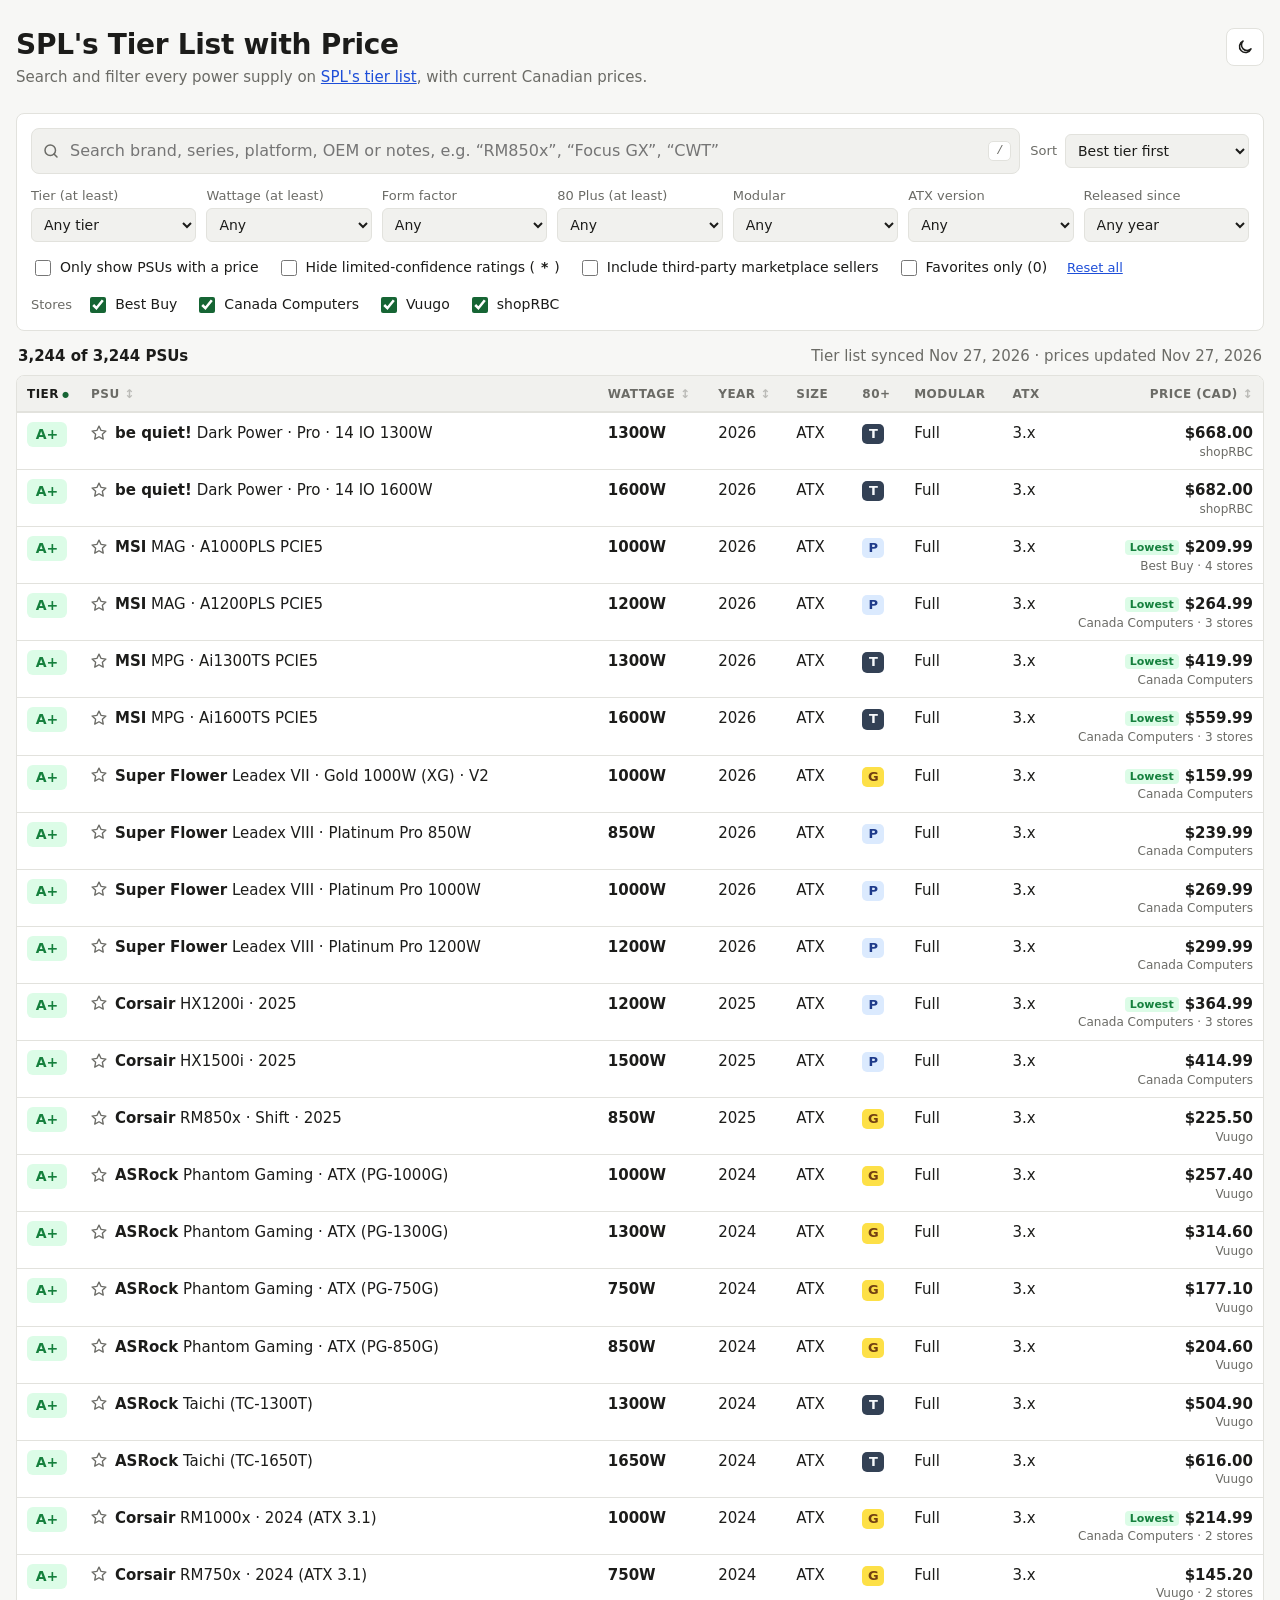
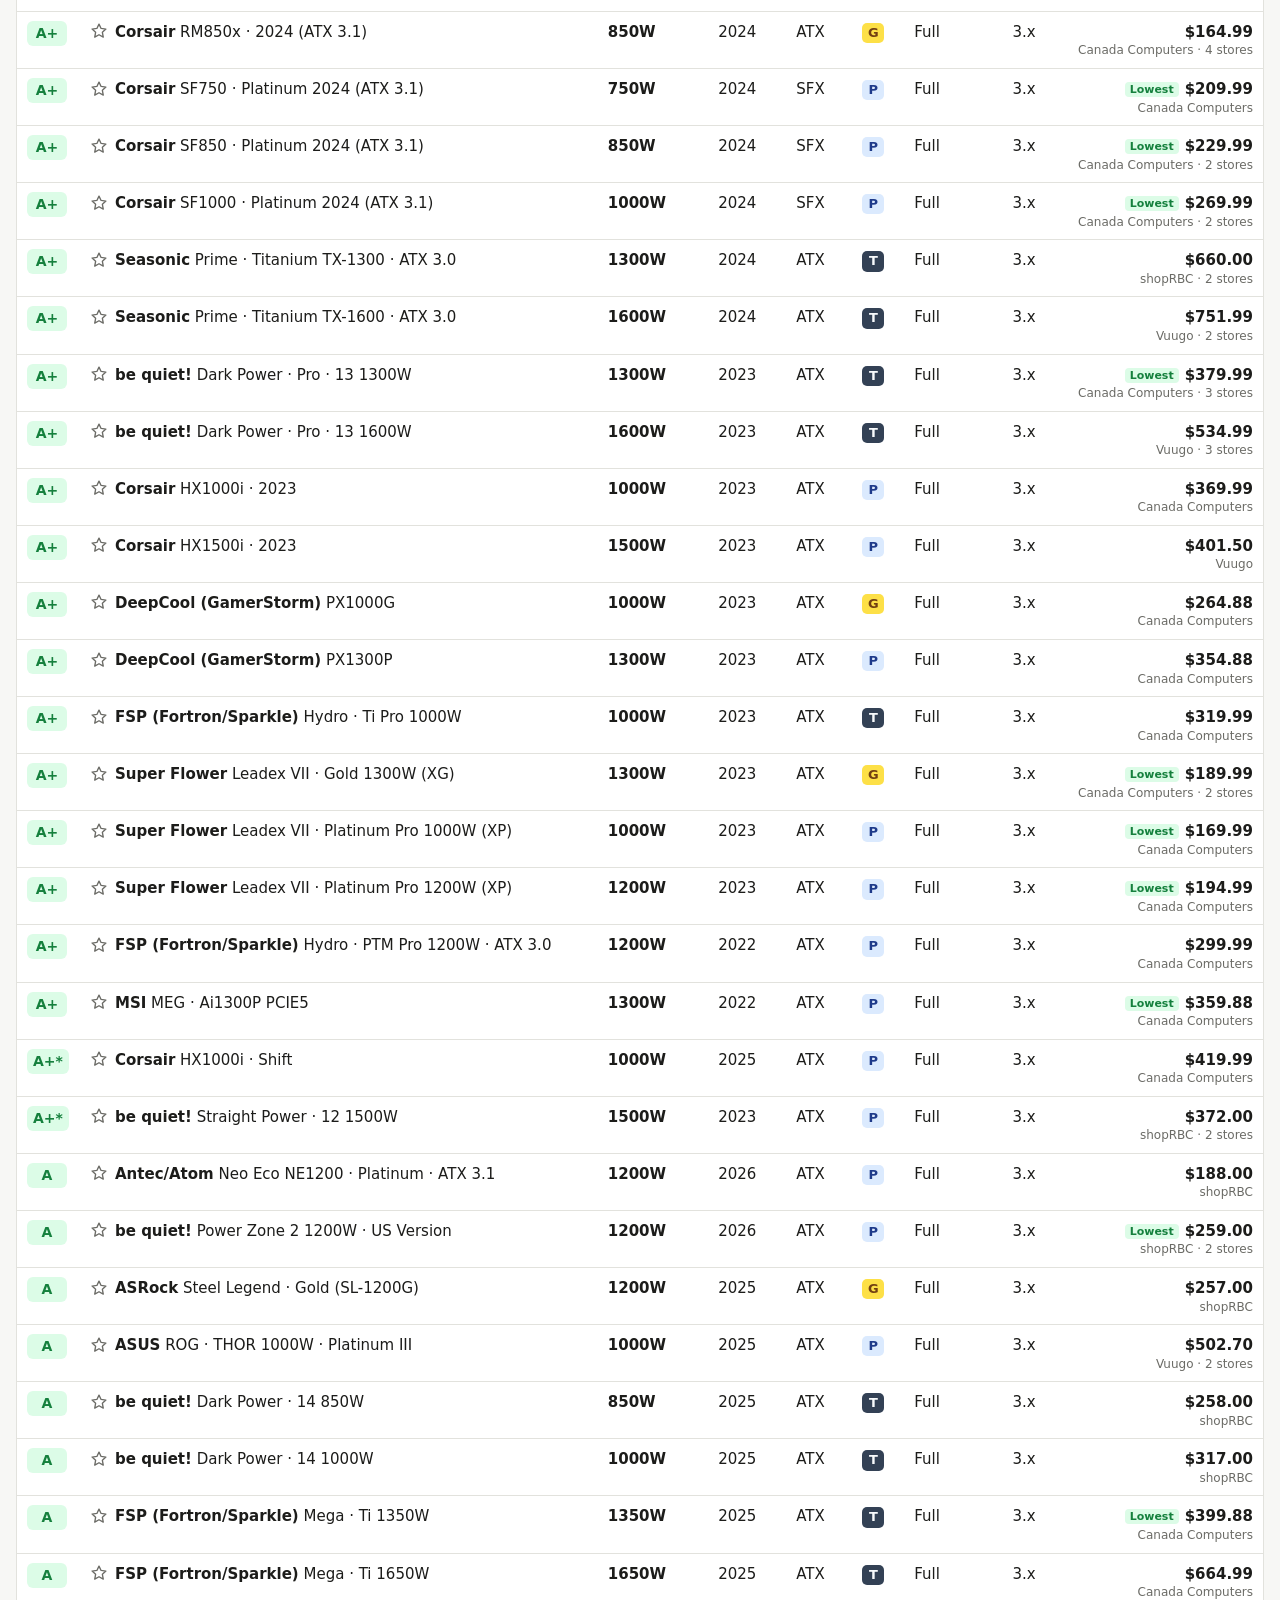
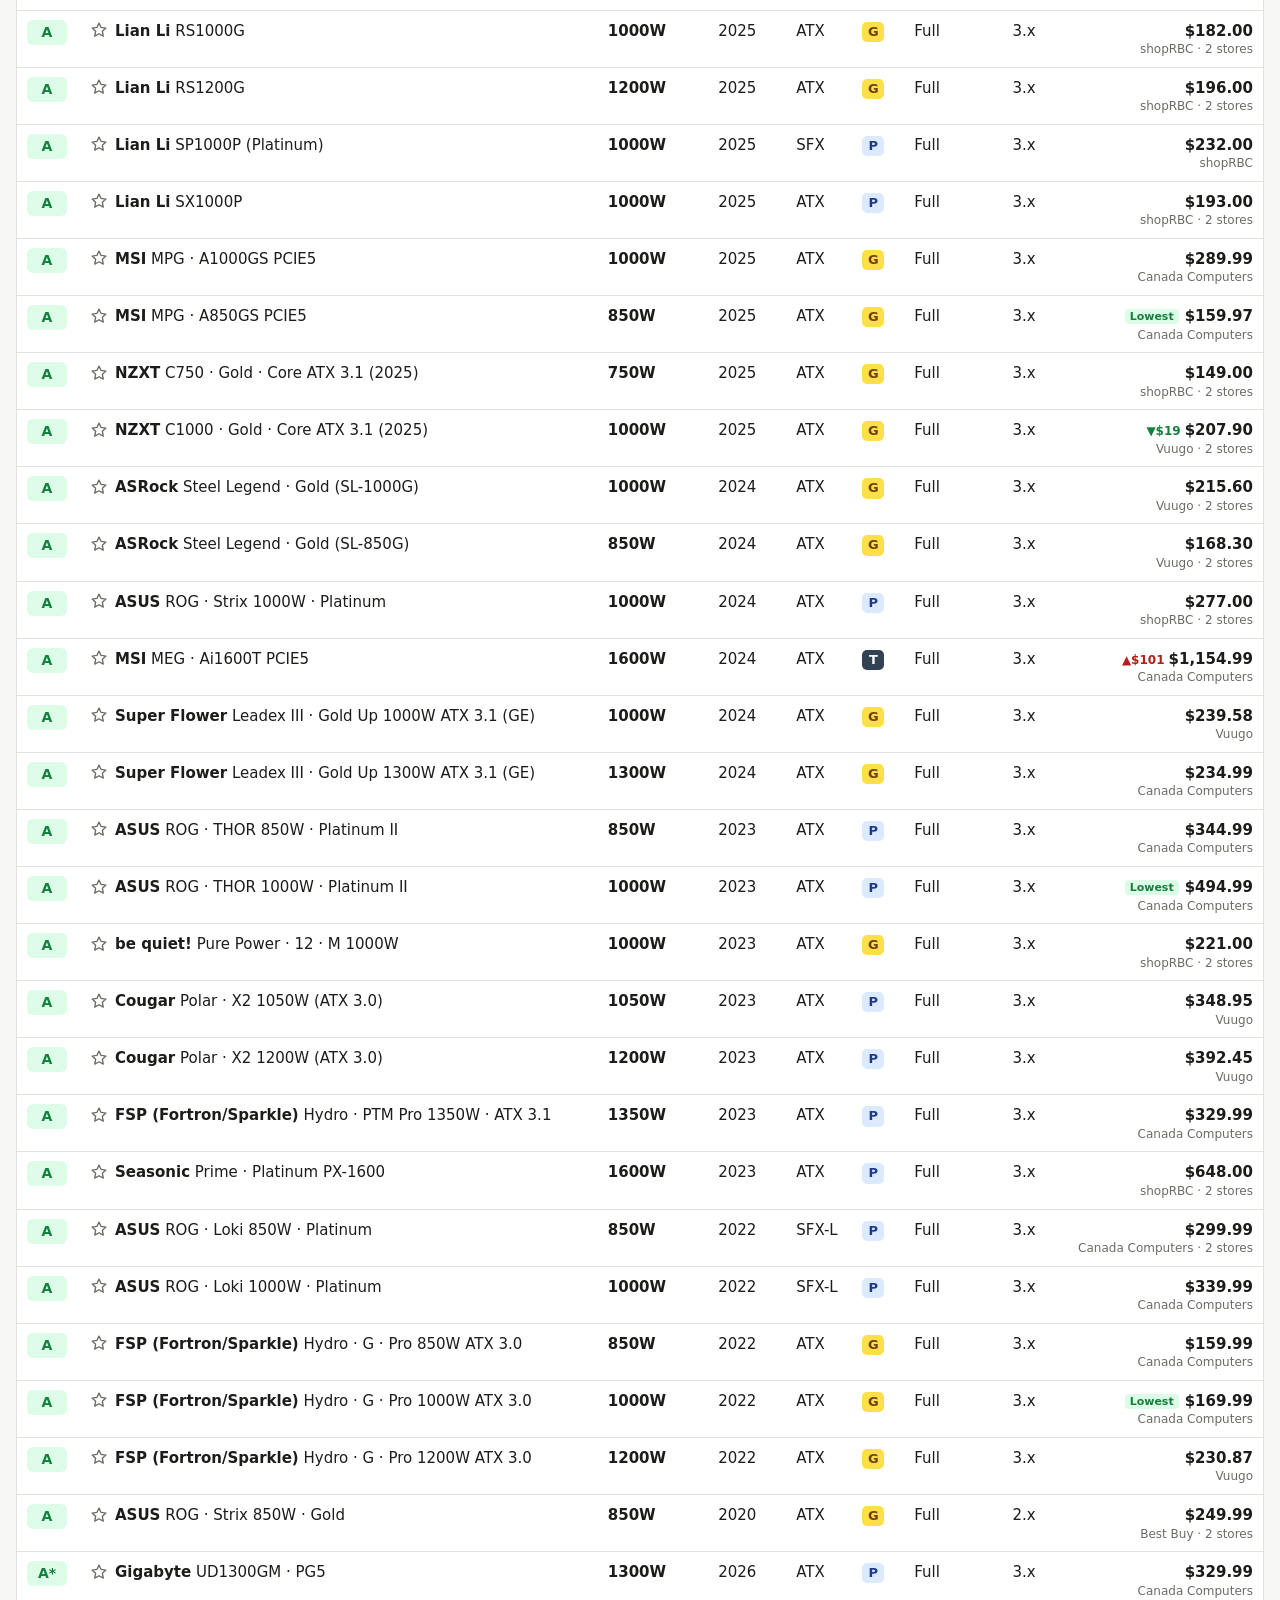
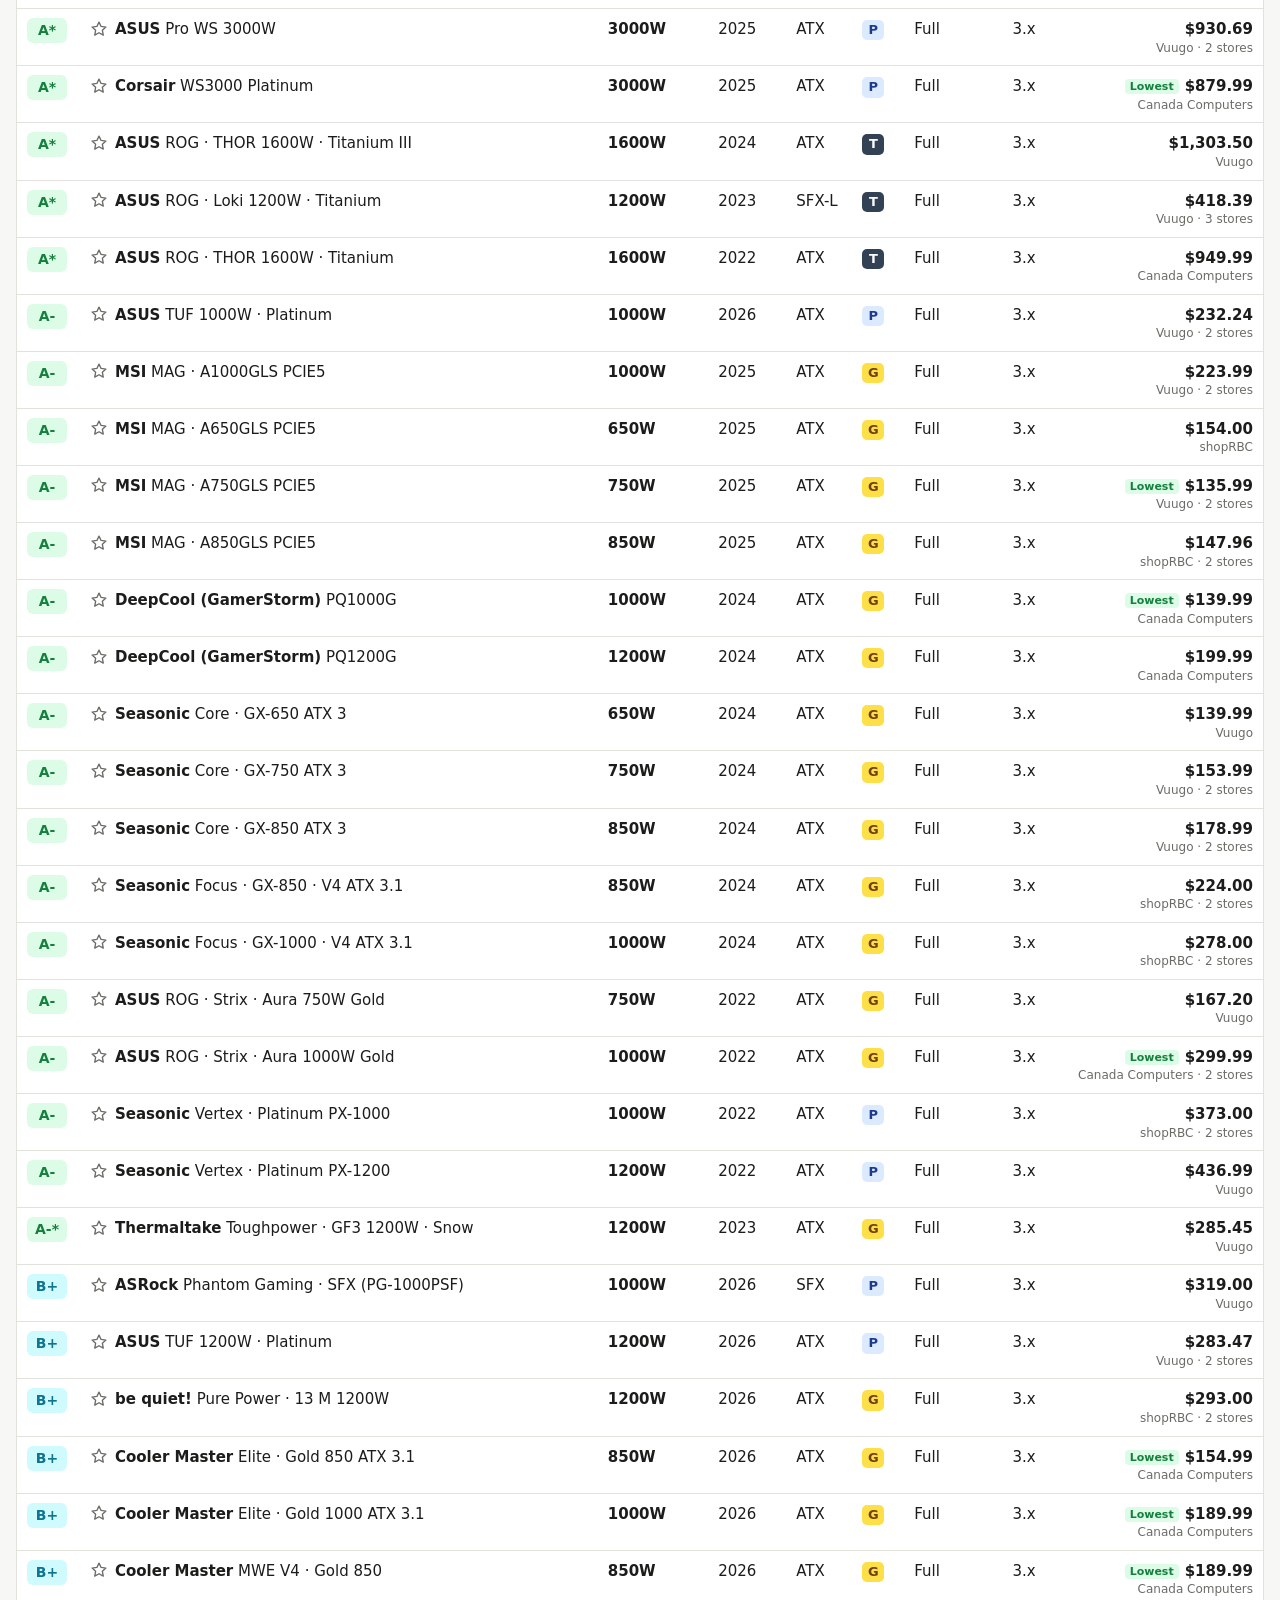
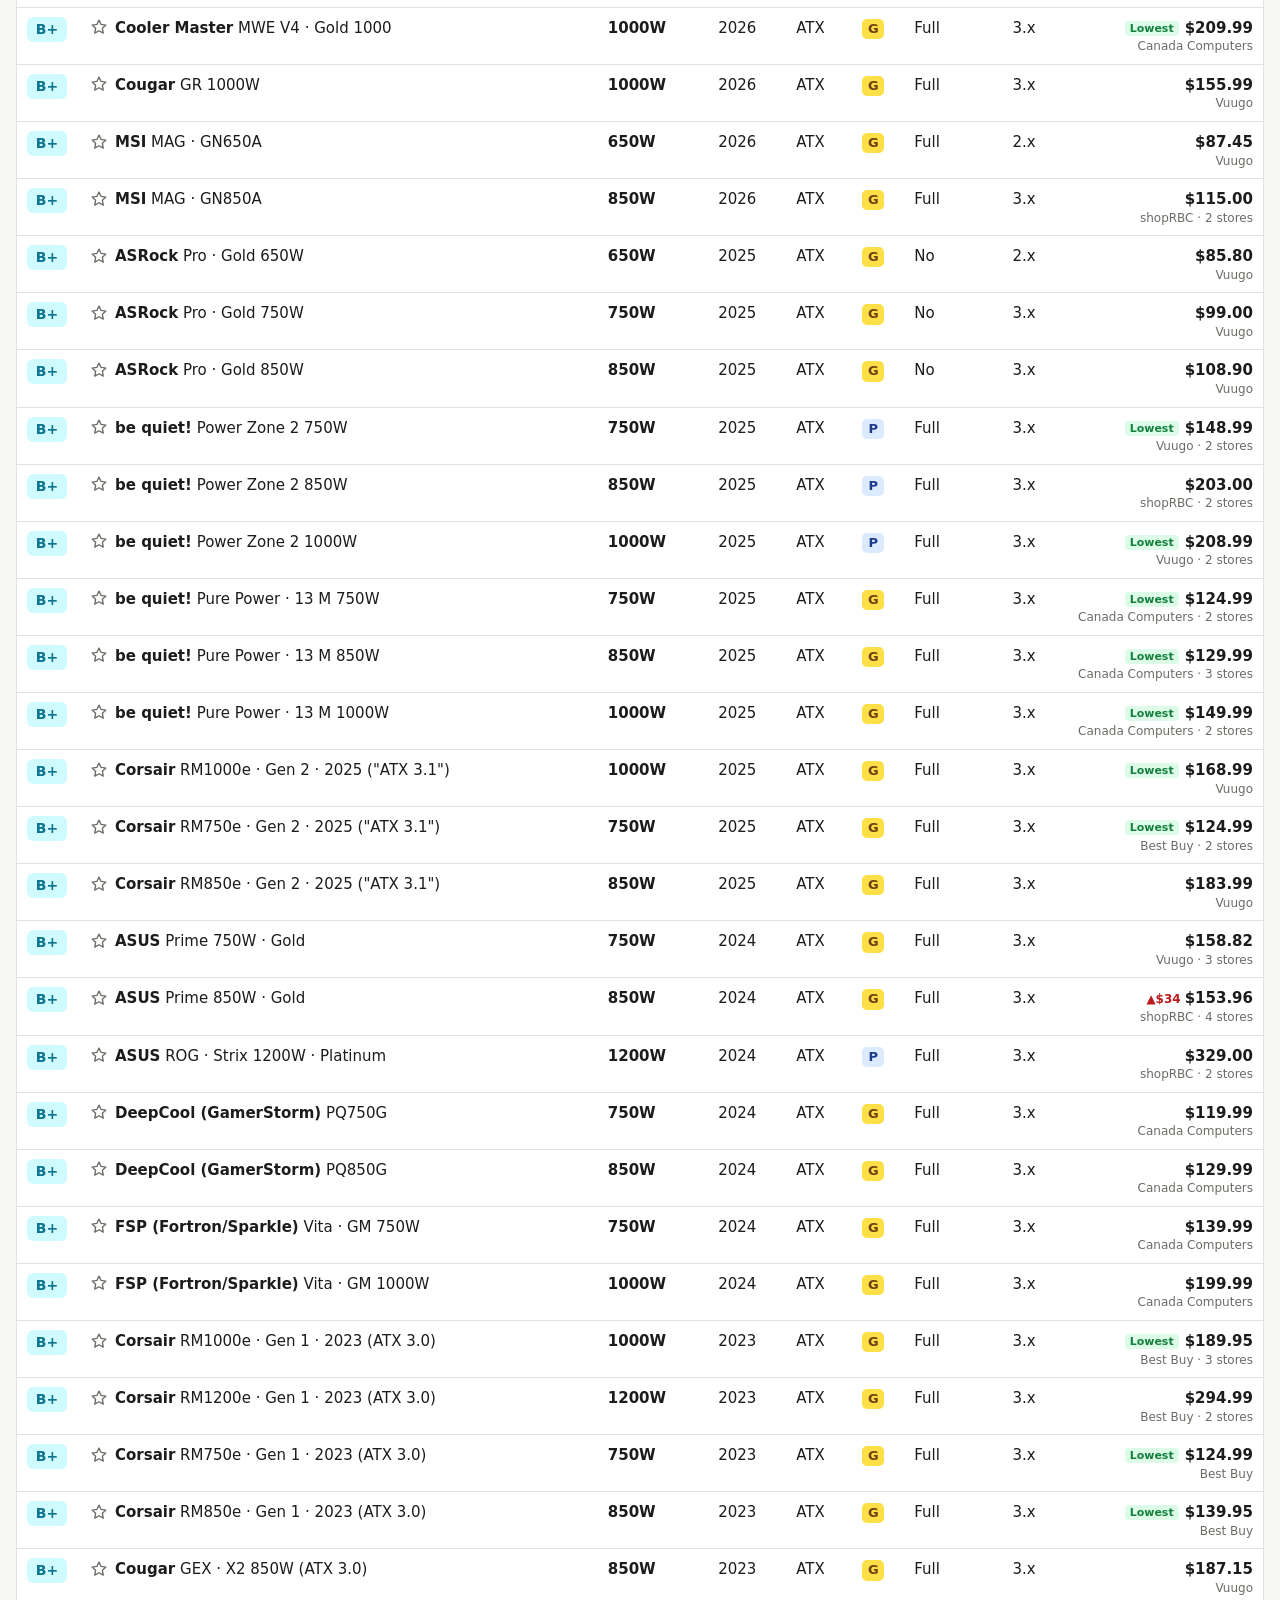
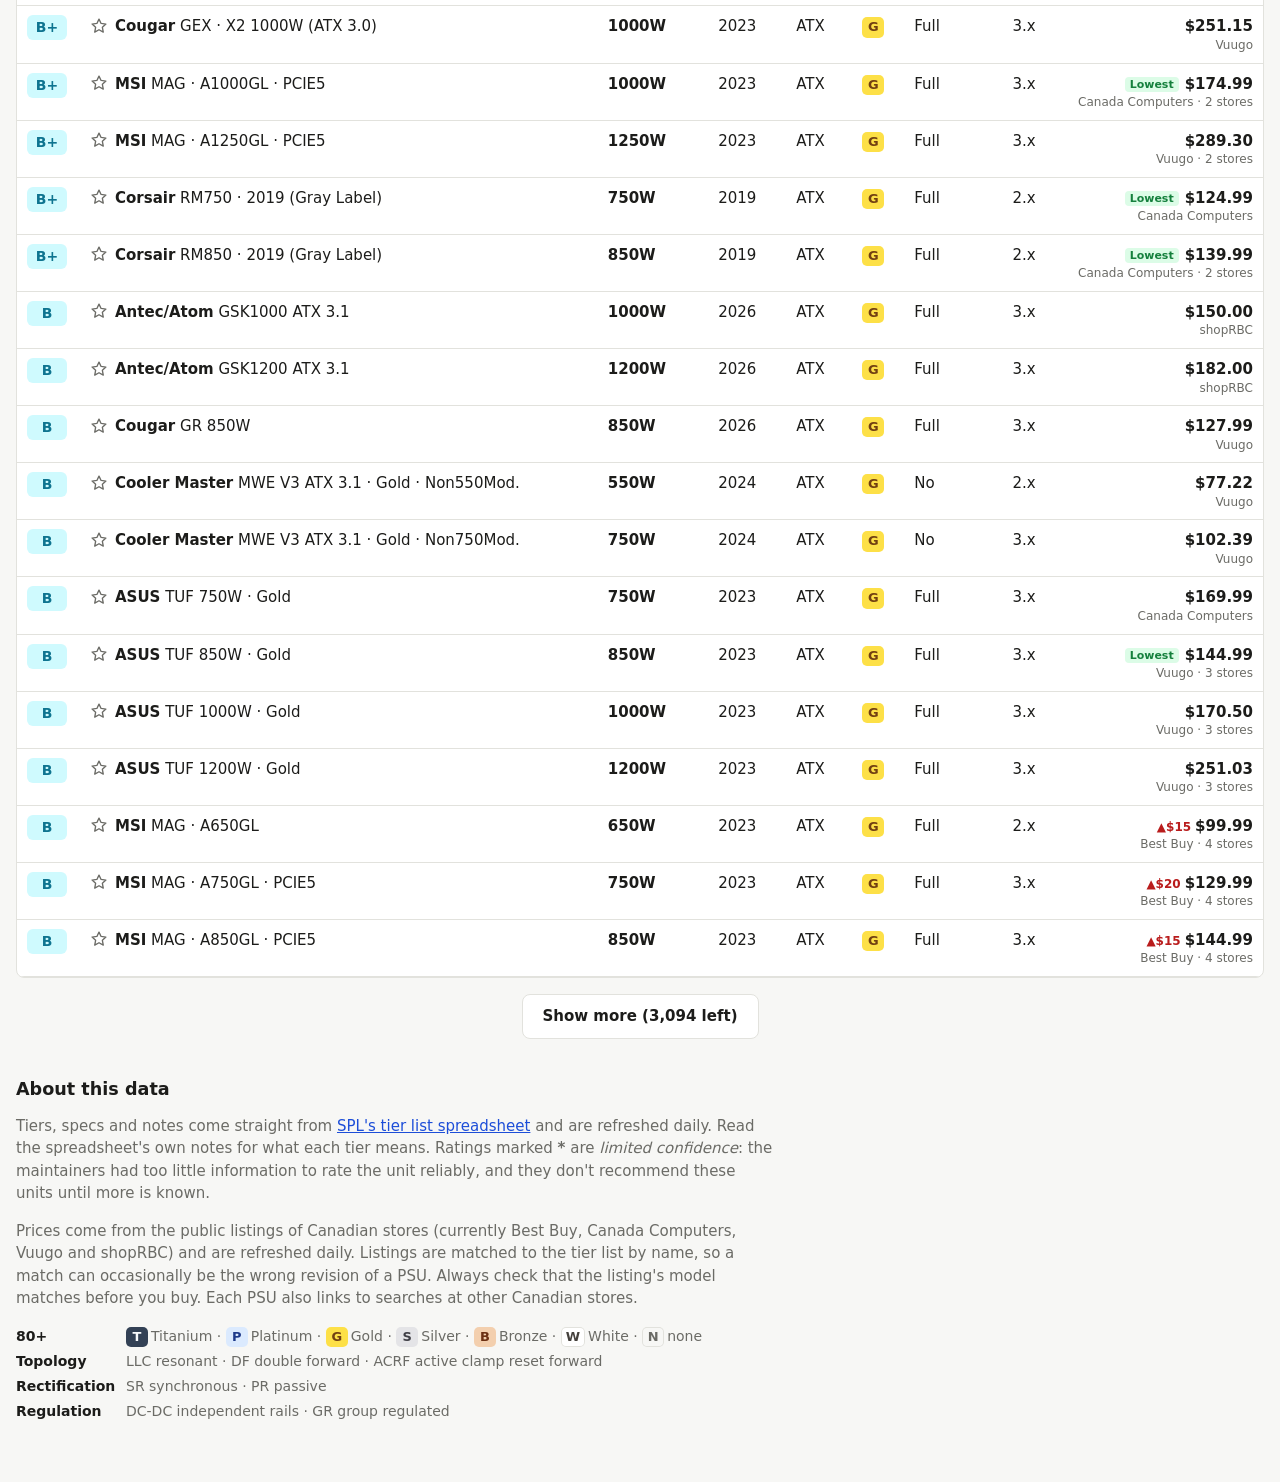
<file: index.html>
<!doctype html>
<html lang="en">
<head>
  <meta charset="utf-8">
  <meta name="viewport" content="width=device-width, initial-scale=1">
  <title>PSU Tier List with Canadian Prices | SPL's Tier List with Price</title>
  <meta name="description" content="Search and filter every power supply on SPL's PSU tier list, with daily in-stock prices in CAD from Best Buy, Canada Computers, Vuugo and shopRBC, plus price history.">
  <link rel="canonical" href="https://naistafang.github.io/psu-tier-list/">
  <meta name="theme-color" content="#166534">
  <meta property="og:type" content="website">
  <meta property="og:site_name" content="SPL's Tier List with Price">
  <meta property="og:title" content="PSU Tier List with Canadian Prices">
  <meta property="og:description" content="Every PSU on SPL's tier list, searchable and filterable, with daily CAD prices from Best Buy, Canada Computers, Vuugo and shopRBC.">
  <meta property="og:url" content="https://naistafang.github.io/psu-tier-list/">
  <meta property="og:image" content="https://naistafang.github.io/psu-tier-list/og-image.png">
  <meta property="og:image:width" content="1200">
  <meta property="og:image:height" content="630">
  <meta property="og:image:alt" content="The PSU tier list table with tiers, specs and Canadian prices">
  <meta property="og:locale" content="en_CA">
  <meta name="twitter:card" content="summary_large_image">
  <script type="application/ld+json">
  {
    "@context": "https://schema.org",
    "@type": "WebSite",
    "name": "SPL's Tier List with Price",
    "alternateName": "PSU Tier List with Canadian Prices",
    "url": "https://naistafang.github.io/psu-tier-list/",
    "description": "A searchable, filterable view of SPL's PSU tier list with daily Canadian prices.",
    "inLanguage": "en-CA"
  }
  </script>
  <link rel="icon" href="data:image/svg+xml,%3Csvg xmlns='http://www.w3.org/2000/svg' viewBox='0 0 32 32'%3E%3Crect width='32' height='32' rx='7' fill='%23166534'/%3E%3Cpath d='M18 4 8 18h7l-2 10 11-15h-7z' fill='%23fff'/%3E%3C/svg%3E">
  <link rel="stylesheet" href="styles.css?v=b968153c">
  <script>
    try { const t = localStorage.getItem("theme"); if (t) document.documentElement.dataset.theme = t; } catch (e) {}
  </script>
</head>
<body>
  <header class="site-header">
    <div class="wrap header-grid">
      <h1><a id="home" href="./" title="Reset all filters">SPL's Tier List with Price</a></h1>
      <button id="theme" class="icon-btn" type="button" aria-label="Switch to dark theme" title="Switch theme">
        <svg class="i-moon" viewBox="0 0 24 24" aria-hidden="true"><path d="M20 14.5A8 8 0 1 1 9.5 4a6.5 6.5 0 0 0 10.5 10.5Z"/></svg>
        <svg class="i-sun" viewBox="0 0 24 24" aria-hidden="true"><circle cx="12" cy="12" r="4"/><path d="M12 2v2M12 20v2M4.9 4.9l1.4 1.4M17.7 17.7l1.4 1.4M2 12h2M20 12h2M4.9 19.1l1.4-1.4M17.7 6.3l1.4-1.4"/></svg>
      </button>
      <p class="lede">
        Search and filter every power supply on
        <a id="source-link" href="https://docs.google.com/spreadsheets/d/1akCHL7Vhzk_EhrpIGkz8zTEvYfLDcaSpZRB6Xt6JWkc/edit" target="_blank" rel="noopener">SPL's tier list</a>,
        with current Canadian prices.
      </p>
      <noscript><p class="lede">This page needs JavaScript to show the tier list. The full list is also in
        <a href="https://docs.google.com/spreadsheets/d/1akCHL7Vhzk_EhrpIGkz8zTEvYfLDcaSpZRB6Xt6JWkc/edit">SPL's spreadsheet</a>.</p></noscript>
    </div>
  </header>

  <main class="wrap">
    <section class="controls" aria-label="Search and filters">
      <div class="search-row">
        <label class="search">
          <span class="visually-hidden">Search</span>
          <svg viewBox="0 0 24 24" aria-hidden="true"><circle cx="11" cy="11" r="7"/><path d="m20 20-4-4"/></svg>
          <input id="q" type="search" placeholder="Search brand, series, platform, OEM or notes, e.g. “RM850x”, “Focus GX”, “CWT”" autocomplete="off">
          <kbd class="search-hint" aria-hidden="true">/</kbd>
          <button id="q-clear" class="q-clear" type="button" aria-label="Clear search" hidden>×</button>
        </label>
        <label class="sort">
          <span>Sort</span>
          <select id="sort">
            <option value="tier">Best tier first</option>
            <option value="price-asc">Price: low to high</option>
            <option value="price-desc">Price: high to low</option>
            <option value="ppw">Price per watt</option>
            <option value="watts">Wattage: low to high</option>
            <option value="brand">Brand A–Z</option>
            <option value="year">Newest first</option>
          </select>
        </label>
        <button id="filters-toggle" class="filters-toggle" type="button" aria-expanded="false" aria-controls="more-filters">Filters</button>
      </div>

      <div id="more-filters" class="more-filters">

      <div class="filter-row">
        <label><span>Tier (at least)</span>
          <select id="tier"><option value="">Any tier</option></select>
        </label>
        <label><span>Wattage (at least)</span>
          <select id="watts">
            <option value="">Any</option>
            <option>450</option><option>550</option><option>650</option><option>750</option>
            <option>850</option><option>1000</option><option>1200</option><option>1500</option>
          </select>
        </label>
        <label><span>Form factor</span>
          <select id="size"><option value="">Any</option></select>
        </label>
        <label><span>80 Plus (at least)</span>
          <select id="eff">
            <option value="">Any</option>
            <option value="T">Titanium</option>
            <option value="P">Platinum</option>
            <option value="G">Gold</option>
            <option value="S">Silver</option>
            <option value="B">Bronze</option>
            <option value="W">White</option>
          </select>
        </label>
        <label><span>Modular</span>
          <select id="modular">
            <option value="">Any</option><option>Full</option><option>Semi</option><option value="No">Non-modular</option>
          </select>
        </label>
        <label><span>ATX version</span>
          <select id="atx"><option value="">Any</option><option>ATX 3.x</option><option>ATX 2.x</option></select>
        </label>
        <label><span>Released since</span>
          <select id="year"><option value="">Any year</option></select>
        </label>
      </div>

      <div class="toggle-row">
        <label class="check"><input id="priced" type="checkbox"> Only show PSUs with a price</label>
        <label class="check"><input id="confident" type="checkbox"> Hide limited-confidence ratings (<b>*</b>)</label>
        <label class="check"><input id="market" type="checkbox"> Include third-party marketplace sellers</label>
        <label class="check"><input id="starred" type="checkbox"> <span>Favorites only (<span id="star-count">0</span>)</span></label>
        <button id="reset" class="link-btn" type="button">Reset all</button>
      </div>

      <div class="store-row">
        <span class="label">Stores</span>
        <div id="stores" class="store-list"></div>
      </div>
      </div>
    </section>

    <div class="status">
      <p id="count" aria-live="polite"></p>
      <p id="updated" class="muted"></p>
    </div>

    <div class="table-wrap">
      <table id="table">
        <thead>
          <tr>
            <th class="c-tier"><button data-sort="tier">Tier</button></th>
            <th class="c-name"><button data-sort="brand">PSU</button></th>
            <th class="c-watts"><button data-sort="watts">Wattage</button></th>
            <th class="c-year"><button data-sort="year">Year</button></th>
            <th class="c-spec">Size</th>
            <th class="c-spec">80+</th>
            <th class="c-spec">Modular</th>
            <th class="c-spec">ATX</th>
            <th class="c-price"><button data-sort="price-asc">Price (CAD)</button></th>
          </tr>
        </thead>
        <tbody id="rows"></tbody>
      </table>
    </div>
    <p id="empty" class="empty" hidden>No PSUs match these filters.</p>
    <button id="more" class="more" type="button" hidden>Show more</button>

    <section class="about">
      <h2>About this data</h2>
      <p>
        Tiers, specs and notes come straight from
        <a class="source-link" href="#" target="_blank" rel="noopener">SPL's tier list spreadsheet</a> and are refreshed daily.
        Read the spreadsheet's own notes for what each tier means. Ratings marked <b>*</b> are
        <em>limited confidence</em>: the maintainers had too little information to rate the unit reliably,
        and they don't recommend these units until more is known.
      </p>
      <p>
        Prices come from the public listings of Canadian stores (currently <span id="store-names">Best Buy, Canada Computers, Vuugo and shopRBC</span>)
        and are refreshed daily. Listings are matched to the tier list by name, so a match can occasionally be the wrong revision of a PSU.
        Always check that the listing's model matches before you buy. Each PSU also links to searches at other Canadian stores.
      </p>
      <dl class="legend">
        <div><dt>80+</dt><dd><span class="eff eff-T">T</span>Titanium · <span class="eff eff-P">P</span>Platinum · <span class="eff eff-G">G</span>Gold · <span class="eff eff-S">S</span>Silver · <span class="eff eff-B">B</span>Bronze · <span class="eff eff-W">W</span>White · <span class="eff eff-N">N</span>none</dd></div>
        <div><dt>Topology</dt><dd>LLC resonant · DF double forward · ACRF active clamp reset forward</dd></div>
        <div><dt>Rectification</dt><dd>SR synchronous · PR passive</dd></div>
        <div><dt>Regulation</dt><dd>DC-DC independent rails · GR group regulated</dd></div>
      </dl>
    </section>
  </main>

  <template id="detail-tpl">
    <tr class="detail">
      <td colspan="9">
        <div class="detail-grid">
          <div class="detail-col">
            <dl class="specs"></dl>
            <div class="offers"></div>
            <div class="stores"></div>
          </div>
          <div class="detail-col">
            <div class="notes"></div>
            <div class="history"></div>
          </div>
        </div>
      </td>
    </tr>
  </template>

  <script src="app.js?v=7aeb2237"></script>
</body>
</html>
</file>
<file: styles.css>
/* Author display rules (e.g. .more { display: block }) would otherwise override the hidden attribute. */
[hidden] { display: none !important; }

:root {
  --bg: #f7f7f5;
  --surface: #ffffff;
  --surface-2: #f1f1ee;
  --text: #1c1c1a;
  --muted: #6b6b66;
  --border: #e2e2dd;
  --accent: #166534;
  --accent-soft: #dcfce7;
  --link: #1d4ed8;
  --tier-a: #15803d; --tier-a-bg: #dcfce7;
  --tier-b: #0e7490; --tier-b-bg: #cffafe;
  --tier-c: #a16207; --tier-c-bg: #fef3c7;
  --tier-d: #c2410c; --tier-d-bg: #ffedd5;
  --tier-f: #b91c1c; --tier-f-bg: #fee2e2;
  --radius: 8px;
  --up: #b91c1c;
  --down: #15803d;
  --star: #d97706;
  /* 80 Plus badges, in the colour of each metal */
  --eff-t: #f8fafc; --eff-t-bg: #334155;
  --eff-p: #1e3a8a; --eff-p-bg: #dbeafe;
  --eff-g: #713f12; --eff-g-bg: #fde047;
  --eff-s: #3f3f46; --eff-s-bg: #e4e4e7;
  --eff-b: #6b2f12; --eff-b-bg: #f3cfae;
  --eff-w: #44403c; --eff-w-bg: #ffffff;
  color-scheme: light;
}

:root[data-theme="dark"] {
  --bg: #121211;
  --surface: #1b1b1a;
  --surface-2: #242422;
  --text: #ececea;
  --muted: #9d9d97;
  --border: #33332f;
  --accent: #4ade80;
  --accent-soft: #14532d;
  --link: #93c5fd;
  --tier-a: #86efac; --tier-a-bg: #14532d;
  --tier-b: #67e8f9; --tier-b-bg: #164e63;
  --tier-c: #fcd34d; --tier-c-bg: #713f12;
  --tier-d: #fdba74; --tier-d-bg: #7c2d12;
  --tier-f: #fca5a5; --tier-f-bg: #7f1d1d;
  --up: #fca5a5;
  --down: #86efac;
  --eff-t: #0f172a; --eff-t-bg: #cbd5e1;
  --eff-p: #bfdbfe; --eff-p-bg: #1e3a8a;
  --eff-g: #1c1917; --eff-g-bg: #facc15;
  --eff-s: #e4e4e7; --eff-s-bg: #3f3f46;
  --eff-b: #f6c08f; --eff-b-bg: #5a2a10;
  --eff-w: #f5f5f4; --eff-w-bg: #1b1b1a;
  color-scheme: dark;
}

@media (prefers-color-scheme: dark) {
  :root:not([data-theme="light"]) {
    --up: #fca5a5;
    --down: #86efac;
    --eff-t: #0f172a; --eff-t-bg: #cbd5e1;
    --eff-p: #bfdbfe; --eff-p-bg: #1e3a8a;
    --eff-g: #1c1917; --eff-g-bg: #facc15;
    --eff-s: #e4e4e7; --eff-s-bg: #3f3f46;
    --eff-b: #f6c08f; --eff-b-bg: #5a2a10;
    --eff-w: #f5f5f4; --eff-w-bg: #1b1b1a;
    --bg: #121211;
    --surface: #1b1b1a;
    --surface-2: #242422;
    --text: #ececea;
    --muted: #9d9d97;
    --border: #33332f;
    --accent: #4ade80;
    --accent-soft: #14532d;
    --link: #93c5fd;
    --tier-a: #86efac; --tier-a-bg: #14532d;
    --tier-b: #67e8f9; --tier-b-bg: #164e63;
    --tier-c: #fcd34d; --tier-c-bg: #713f12;
    --tier-d: #fdba74; --tier-d-bg: #7c2d12;
    --tier-f: #fca5a5; --tier-f-bg: #7f1d1d;
    color-scheme: dark;
  }
}

* { box-sizing: border-box; }

body {
  margin: 0;
  background: var(--bg);
  color: var(--text);
  font: 15px/1.5 system-ui, -apple-system, "Segoe UI", Roboto, sans-serif;
}

a { color: var(--link); }
h1, h2, h3 { line-height: 1.2; }

.wrap { max-width: 1280px; margin: 0 auto; padding: 0 16px; }

.visually-hidden {
  position: absolute; width: 1px; height: 1px; overflow: hidden; clip: rect(0 0 0 0); white-space: nowrap;
}

.site-header { padding: 28px 0 12px; }
.site-header h1 { margin: 0 0 4px; font-size: 1.75rem; letter-spacing: -0.01em; }
.header-grid { display: grid; grid-template-columns: 1fr auto; column-gap: 12px; align-items: start; }
.header-grid .lede { grid-column: 1 / -1; }
.icon-btn {
  width: 38px; height: 38px; display: grid; place-items: center; cursor: pointer;
  background: var(--surface); color: var(--text); border: 1px solid var(--border); border-radius: var(--radius);
}
.icon-btn:hover { border-color: var(--accent); }
.icon-btn svg { width: 18px; height: 18px; fill: none; stroke: currentColor; stroke-width: 2; stroke-linecap: round; stroke-linejoin: round; }
.icon-btn .i-sun, :root[data-theme="dark"] .icon-btn .i-moon { display: none; }
:root[data-theme="dark"] .icon-btn .i-sun { display: block; }
@media (prefers-color-scheme: dark) {
  :root:not([data-theme="light"]) .icon-btn .i-moon { display: none; }
  :root:not([data-theme="light"]) .icon-btn .i-sun { display: block; }
}
.site-header h1 a { color: inherit; text-decoration: none; }
.site-header h1 a:hover { color: var(--accent); }
.lede { margin: 0; color: var(--muted); }

/* Controls */
.controls {
  background: var(--surface);
  border: 1px solid var(--border);
  border-radius: var(--radius);
  padding: 14px;
  display: grid;
  gap: 12px;
  margin-top: 12px;
}

.search-row { display: flex; gap: 10px; flex-wrap: wrap; }
.search { flex: 1 1 320px; position: relative; display: flex; }
.search svg {
  position: absolute; left: 11px; top: 50%; translate: 0 -50%;
  width: 18px; height: 18px; fill: none; stroke: var(--muted); stroke-width: 2; stroke-linecap: round;
}
.search input {
  width: 100%;
  padding: 10px 40px 10px 38px;
  font: inherit;
  font-size: 16px;
  color: var(--text);
  background: var(--surface-2);
  border: 1px solid var(--border);
  border-radius: var(--radius);
}
.search input::-webkit-search-cancel-button { display: none; }
.search-hint, .q-clear { position: absolute; right: 9px; top: 50%; translate: 0 -50%; }
.search-hint {
  font: 12px/1 ui-monospace, monospace; color: var(--muted); padding: 3px 7px;
  border: 1px solid var(--border); border-radius: 5px; background: var(--surface); pointer-events: none;
}
.search input:focus ~ .search-hint, .search input:not(:placeholder-shown) ~ .search-hint { display: none; }
.q-clear {
  width: 26px; height: 26px; border: 0; border-radius: 50%; cursor: pointer;
  font-size: 18px; line-height: 1; color: var(--muted); background: transparent;
}
.q-clear:hover { background: var(--border); color: var(--text); }
.search input:focus, select:focus-visible, button:focus-visible, tr.psu:focus-visible {
  outline: 2px solid var(--accent);
  outline-offset: 1px;
}

.sort { display: flex; align-items: center; gap: 8px; }
.sort span, .label, .filter-row label span { color: var(--muted); font-size: 13px; }

select {
  font: inherit;
  font-size: 14px;
  color: var(--text);
  background: var(--surface-2);
  border: 1px solid var(--border);
  border-radius: 6px;
  padding: 7px 8px;
  min-width: 0;
}

.more-filters { display: grid; gap: 12px; }
.filters-toggle { display: none; }

.filter-row {
  display: grid;
  grid-template-columns: repeat(auto-fill, minmax(150px, 1fr));
  gap: 10px;
}
.filter-row label { display: grid; gap: 3px; }

.toggle-row { display: flex; flex-wrap: wrap; gap: 8px 18px; align-items: center; font-size: 14px; }
.check { display: inline-flex; gap: 6px; align-items: center; cursor: pointer; }
.check input { accent-color: var(--accent); width: 16px; height: 16px; }

.store-row { display: flex; align-items: center; gap: 10px 14px; flex-wrap: wrap; font-size: 14px; }
.store-list { display: flex; flex-wrap: wrap; gap: 6px 18px; }

.link-btn {
  font: inherit; font-size: 13px; background: none; border: 0; padding: 4px 2px;
  color: var(--link); cursor: pointer; text-decoration: underline;
}

.status { display: flex; justify-content: space-between; flex-wrap: wrap; gap: 4px 16px; margin: 14px 2px 8px; }
.status p { margin: 0; }
#count { font-weight: 600; }
.muted { color: var(--muted); }
.small { font-size: 12px; }

/* Table */
.table-wrap {
  background: var(--surface);
  border: 1px solid var(--border);
  border-radius: var(--radius);
  overflow: clip;
}
table { width: 100%; border-collapse: collapse; }
th, td { text-align: left; padding: 9px 10px; border-bottom: 1px solid var(--border); vertical-align: top; }
th { position: sticky; top: 0; z-index: 2; box-shadow: inset 0 -1px 0 var(--border);
  font-size: 12px; text-transform: uppercase; letter-spacing: 0.04em; color: var(--muted); background: var(--surface-2); font-weight: 600; }
th button {
  font: inherit; text-transform: inherit; letter-spacing: inherit; color: inherit;
  background: none; border: 0; padding: 0; cursor: pointer;
}
th button::after { content: " ↕"; opacity: 0.4; }
th button.active { color: var(--text); }
th button.active::after { content: " ●"; opacity: 1; font-size: 8px; vertical-align: middle; color: var(--accent); }

tr.psu { cursor: pointer; }
tr.psu:hover { background: var(--surface-2); }
tr.psu[aria-expanded="true"] { background: var(--surface-2); }
tr.psu[aria-expanded="true"] td { border-bottom-color: transparent; }

.c-tier { width: 64px; }
.c-year, .c-spec { white-space: nowrap; }
.c-watts { white-space: nowrap; font-variant-numeric: tabular-nums; }
.c-price { text-align: right; white-space: nowrap; }
th.c-price { text-align: right; }
.c-price .price { font-weight: 700; font-variant-numeric: tabular-nums; display: block; }
.c-price .small { display: block; line-height: 1.3; }
.brand { font-weight: 600; }
.star {
  display: inline-grid; place-items: center; width: 24px; height: 24px; padding: 0; margin: -2px 4px 0 -4px;
  vertical-align: middle; background: none; border: 0; border-radius: 50%; cursor: pointer; color: var(--muted);
}
.star svg { width: 18px; height: 18px; fill: none; stroke: currentColor; stroke-width: 1.8; stroke-linejoin: round; }
/* Not a favorite: grey outline; hover tints the outline. Favorite: filled orange. */
.star:hover { color: var(--star); }
.star[aria-pressed="true"] { color: var(--star); }
.star[aria-pressed="true"] svg { fill: currentColor; }
.trend { font-size: 12px; font-weight: 600; margin-right: 4px; font-variant-numeric: tabular-nums; }
.trend.down { color: var(--down); }
.trend.up { color: var(--up); }
.low-tag {
  font-size: 11px; font-weight: 600; margin-right: 6px; padding: 1px 5px; border-radius: 4px;
  color: var(--down); background: var(--accent-soft); vertical-align: 1px;
}

/* Price history: three figures, then the chart */
.hist-stats { display: flex; flex-wrap: wrap; gap: 6px 28px; margin: 0 0 10px; }
.hist-stats dt { font-size: 12px; color: var(--muted); }
.hist-stats dd { margin: 0; font-size: 17px; font-weight: 700; font-variant-numeric: tabular-nums; }
.hist-stats dd .trend { font-size: inherit; margin: 0; }
.hist-stats dd .small { display: block; font-weight: 400; }
.pchart {
  display: grid; grid-template-columns: auto 1fr; grid-template-rows: auto 160px auto auto;
  gap: 0 8px; max-width: 520px; margin: 4px 0 8px; padding-right: 14px;
}
.pchart-ytitle { grid-column: 1 / -1; font-size: 11px; color: var(--muted); margin-bottom: 6px; }
.pchart-axis { position: relative; min-width: 44px; }
.pchart-y {
  position: absolute; right: 0; transform: translateY(-50%); white-space: nowrap;
  font-size: 11px; color: var(--muted); font-variant-numeric: tabular-nums;
}
.pchart-plot {
  position: relative; touch-action: pan-y; cursor: crosshair;
  border-left: 1px solid var(--muted); border-bottom: 1px solid var(--muted);
}
.pchart-plot svg { position: absolute; inset: 0; width: 100%; height: 100%; overflow: visible; }
.pchart-plot path { fill: none; stroke: var(--accent); stroke-width: 2; vector-effect: non-scaling-stroke; stroke-linejoin: round; }
.pchart-plot .grid { stroke: var(--border); stroke-width: 1; vector-effect: non-scaling-stroke; }
.pchart-plot .grid.low { stroke: var(--down); stroke-dasharray: 3 3; opacity: 0.7; }
.pchart-lowlabel {
  position: absolute; left: 4px; transform: translateY(2px); white-space: nowrap; pointer-events: none;
  font-size: 11px; font-weight: 600; color: var(--down); font-variant-numeric: tabular-nums;
}
.pchart-pt, .pchart-dot, .pchart-hit { position: absolute; border-radius: 50%; pointer-events: none; }
.pchart-pt { width: 5px; height: 5px; margin: -2.5px 0 0 -2.5px; background: var(--accent); }
.pchart-dot { width: 9px; height: 9px; margin: -4.5px 0 0 -4.5px; background: var(--accent); box-shadow: 0 0 0 2px var(--surface-2); }
.pchart-hit { width: 9px; height: 9px; margin: -4.5px 0 0 -4.5px; background: var(--surface-2); border: 2px solid var(--accent); box-sizing: border-box; }
.pchart-guide { position: absolute; top: 0; bottom: 0; width: 1px; background: var(--muted); opacity: 0.5; pointer-events: none; }
.pchart-tip {
  position: absolute; top: 2px; transform: translateX(6px); white-space: nowrap; pointer-events: none;
  font-size: 12px; font-weight: 600; padding: 2px 6px; border-radius: 4px;
  background: var(--text); color: var(--surface); font-variant-numeric: tabular-nums;
}
.pchart-tip.flip { transform: translateX(calc(-100% - 6px)); }
.pchart-x { grid-column: 2; position: relative; height: 18px; font-size: 11px; color: var(--muted); }
.pchart-x span { position: absolute; top: 3px; transform: translateX(-50%); white-space: nowrap; }
.pchart-xtitle { grid-column: 2; text-align: center; font-size: 11px; color: var(--muted); }
.series { color: var(--text); }

.tier {
  display: inline-block;
  min-width: 40px;
  text-align: center;
  font-weight: 700;
  font-size: 14px;
  padding: 2px 6px;
  border-radius: 6px;
}
.tier-a.tier { background: var(--tier-a-bg); color: var(--tier-a); }
.tier-b.tier { background: var(--tier-b-bg); color: var(--tier-b); }
.tier-c.tier { background: var(--tier-c-bg); color: var(--tier-c); }
.tier-d.tier { background: var(--tier-d-bg); color: var(--tier-d); }
.tier-f.tier { background: var(--tier-f-bg); color: var(--tier-f); }

/* 80 Plus rating as a small badge; the letter stays, colour is a second cue */
.eff {
  display: inline-block; min-width: 22px; padding: 1px 5px; border-radius: 5px;
  text-align: center; font-size: 13px; font-weight: 700; line-height: 1.4;
  color: var(--fg, var(--muted)); background: var(--bg-c, transparent);
  box-shadow: inset 0 0 0 1px var(--ring, transparent);
}
.eff-T { --fg: var(--eff-t); --bg-c: var(--eff-t-bg); }
.eff-P { --fg: var(--eff-p); --bg-c: var(--eff-p-bg); }
.eff-G { --fg: var(--eff-g); --bg-c: var(--eff-g-bg); }
.eff-S { --fg: var(--eff-s); --bg-c: var(--eff-s-bg); }
.eff-B { --fg: var(--eff-b); --bg-c: var(--eff-b-bg); }
.eff-W { --fg: var(--eff-w); --bg-c: var(--eff-w-bg); --ring: var(--border); }
.eff-N { --ring: var(--border); font-weight: 600; }
.eff.m-only { display: none; margin-left: 6px; }
.legend .eff { margin-right: 3px; }
.est {
  display: inline-block; margin-left: 4px; width: 15px; height: 15px; line-height: 15px;
  border-radius: 50%; text-align: center; font-size: 11px; font-weight: 700;
  background: var(--surface-2); color: var(--muted); border: 1px solid var(--border); cursor: help;
}

/* Expanded details */
tr.detail > td { background: var(--surface-2); padding: 4px 14px 18px; }
.detail-grid {
  display: grid;
  grid-template-columns: minmax(220px, 1fr) minmax(220px, 1.2fr);
  gap: 14px 28px;
  align-items: start;
}
/* Left: specs, prices, store links. Right: notes with the price history right below. */
.detail-col { display: grid; gap: 14px; align-content: start; min-width: 0; }
.detail-grid h3 { font-size: 13px; text-transform: uppercase; letter-spacing: 0.04em; color: var(--muted); margin: 10px 0 6px; }
.detail-grid p { margin: 0 0 6px; }
.specs { margin: 10px 0 0; display: grid; grid-template-columns: repeat(auto-fill, minmax(130px, 1fr)); gap: 8px 16px; }
.specs dt { font-size: 12px; color: var(--muted); }
.specs dd { margin: 0; }
.offer-table { width: 100%; border-collapse: collapse; font-size: 14px; }
.offer-table td { padding: 5px 8px 0 0; border: 0; vertical-align: baseline; }
.offer-table .o-price { text-align: right; white-space: nowrap; font-variant-numeric: tabular-nums; }
.offer-table .o-price a { font-weight: 700; }
.offer-table .o-name td { padding-top: 0; font-size: 12px; color: var(--muted); border-bottom: 1px solid var(--border); padding-bottom: 5px; }
.stores p { display: flex; flex-wrap: wrap; gap: 6px 14px; }

.empty { text-align: center; padding: 40px 0; color: var(--muted); }
.more {
  display: block; margin: 16px auto 0; font: inherit; font-weight: 600;
  padding: 10px 20px; border-radius: var(--radius); cursor: pointer;
  background: var(--surface); color: var(--text); border: 1px solid var(--border);
}
.more:hover { border-color: var(--accent); }

.about { margin: 40px 0 60px; max-width: 760px; color: var(--muted); }
.about h2 { color: var(--text); font-size: 1.1rem; }
.legend { display: grid; gap: 4px; margin: 16px 0 0; font-size: 14px; }
.legend div { display: flex; gap: 10px; }
.legend dt { font-weight: 600; color: var(--text); min-width: 100px; }
.legend dd { margin: 0; }

/* Phones: each row becomes a card */
@media (max-width: 760px) {
  .eff.m-only { display: inline-block; font-size: 12px; }
  .filters-toggle {
    display: block; font: inherit; font-size: 14px; font-weight: 600; cursor: pointer;
    padding: 7px 12px; border-radius: 6px; border: 1px solid var(--border); background: var(--surface-2); color: var(--text);
  }
  .filters-toggle[aria-expanded="true"] { border-color: var(--accent); }
  .more-filters { display: none; }
  .more-filters.open { display: grid; }
  .search-hint { display: none; }
  .sort { flex: 1 1 0; }
  .sort select { flex: 1; }
  .filter-row { grid-template-columns: 1fr 1fr; }
  thead { display: none; }
  table, tbody { display: block; }
  tr.psu {
    display: grid;
    grid-template-columns: auto 1fr auto;
    gap: 2px 10px;
    padding: 10px 12px;
    border-bottom: 1px solid var(--border);
  }
  tr.psu td { border: 0; padding: 0; }
  tr.psu .c-tier { grid-row: span 2; width: auto; }
  tr.psu .c-name { grid-column: 2; }
  tr.psu .c-price { grid-column: 3; grid-row: 1 / span 2; }
  tr.psu .c-watts, tr.psu .c-year, tr.psu .c-spec {
    grid-column: 2; display: inline; font-size: 13px; color: var(--muted);
  }
  tr.psu .c-watts { grid-row: 2; }
  tr.psu .c-year, tr.psu .c-spec { display: none; }
  tr.detail { display: block; }
  tr.detail > td { display: block; padding: 4px 12px 16px; }
  .detail-grid { grid-template-columns: 1fr; }
  /* One column on phones, in reading order: specs, notes, prices, history, store links. */
  .detail-col { display: contents; }
  .detail-grid .specs { order: 1; }
  .detail-grid .notes { order: 2; }
  .detail-grid .offers { order: 3; }
  .detail-grid .history { order: 4; }
  .detail-grid .stores { order: 5; }
}
</file>
